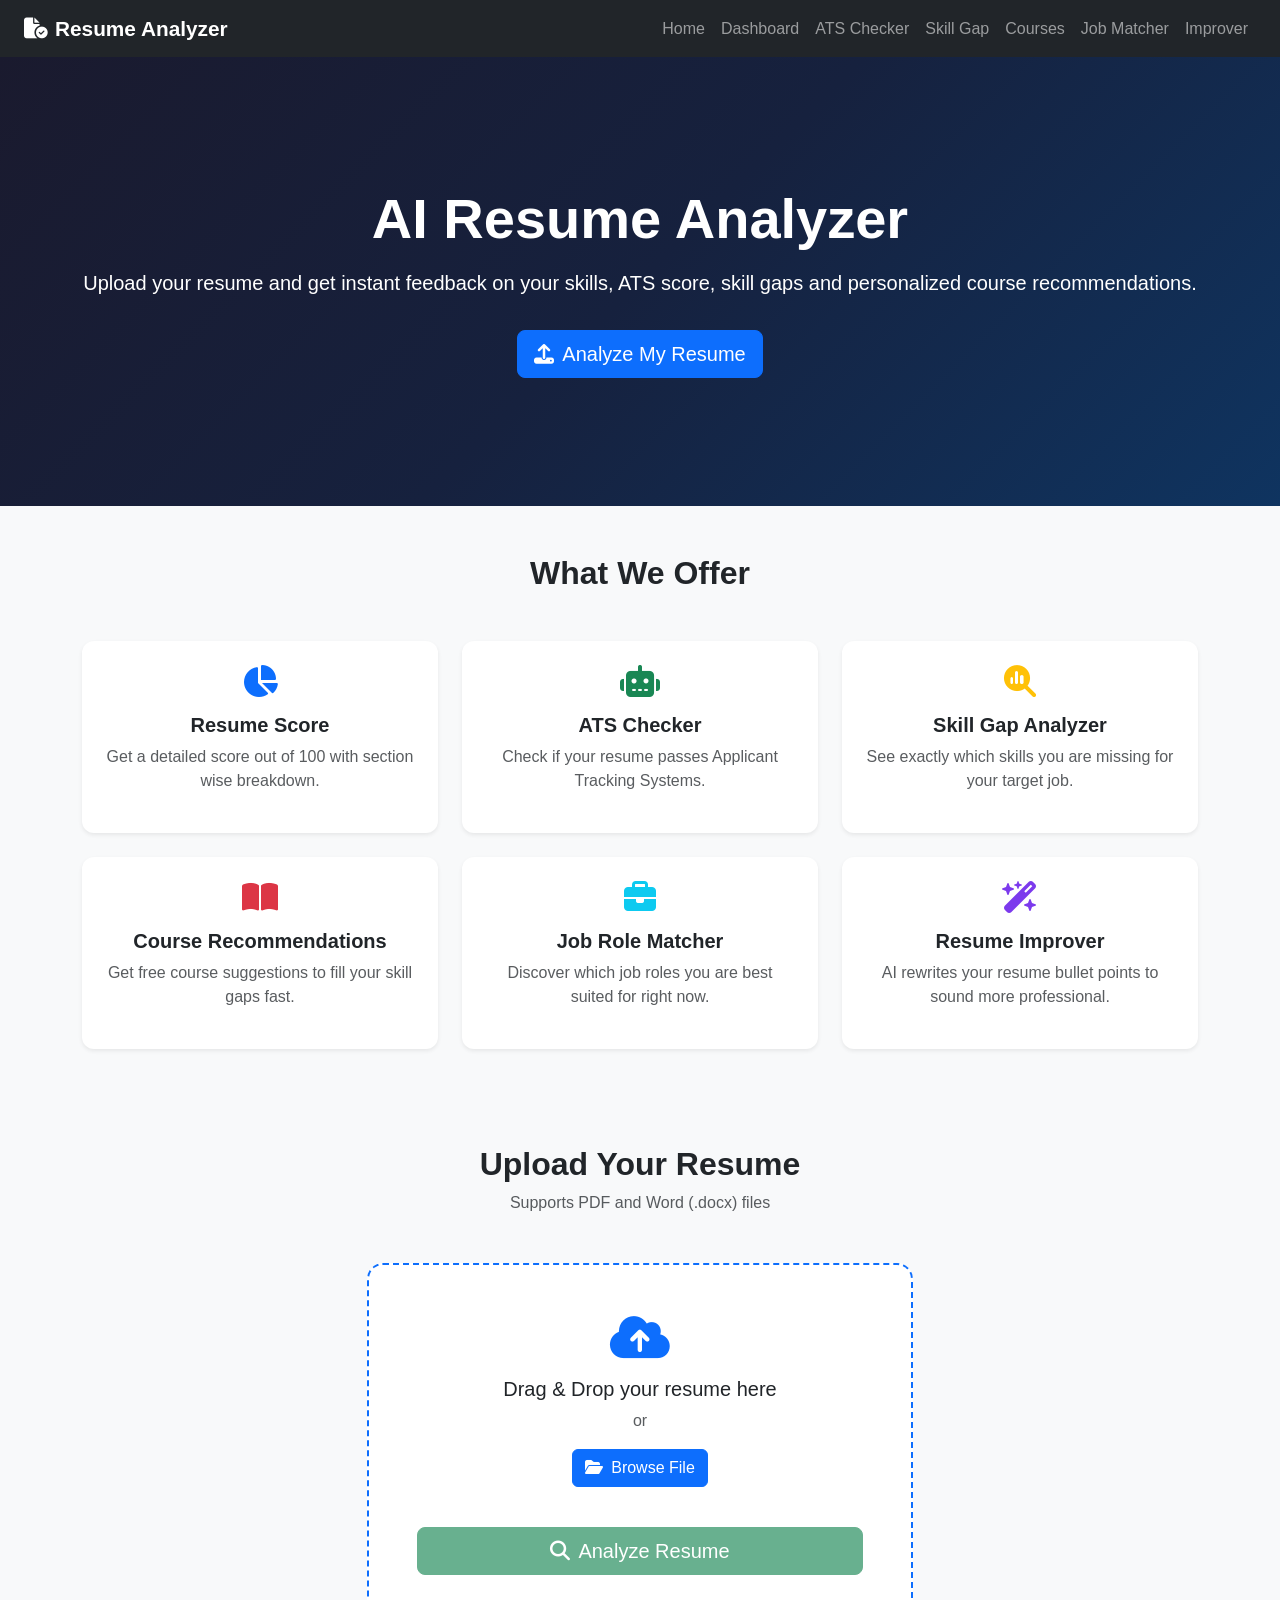
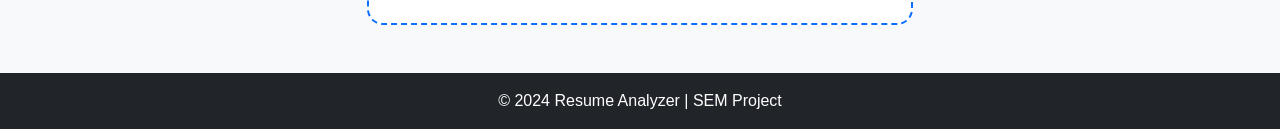
<file: frontend/index.html>
<!DOCTYPE html>
<html lang="en">
<head>
    <meta charset="UTF-8">
    <meta name="viewport" content="width=device-width, initial-scale=1.0">
    <title>Resume Analyzer</title>

    <!-- Bootstrap 5 -->
    <link href="https://cdn.jsdelivr.net/npm/bootstrap@5.3.0/dist/css/bootstrap.min.css" rel="stylesheet">

    <!-- Font Awesome Icons -->
    <link href="https://cdnjs.cloudflare.com/ajax/libs/font-awesome/6.4.0/css/all.min.css" rel="stylesheet">

    <!-- Your Custom CSS -->
    <link rel="stylesheet" href="css/style.css">
</head>

<body>

    <!-- ── NAVBAR ── -->
    <nav class="navbar navbar-expand-lg navbar-dark bg-dark px-4">
        <a class="navbar-brand fw-bold" href="index.html">
            <i class="fa-solid fa-file-circle-check me-2"></i>Resume Analyzer
        </a>
        <div class="collapse navbar-collapse">
            <ul class="navbar-nav ms-auto">
                <li class="nav-item"><a class="nav-link" href="index.html">Home</a></li>
                <li class="nav-item"><a class="nav-link" href="dashboard.html">Dashboard</a></li>
                <li class="nav-item"><a class="nav-link" href="ats.html">ATS Checker</a></li>
                <li class="nav-item"><a class="nav-link" href="skillgap.html">Skill Gap</a></li>
                <li class="nav-item"><a class="nav-link" href="courses.html">Courses</a></li>
                <li class="nav-item"><a class="nav-link" href="matcher.html">Job Matcher</a></li>
                <li class="nav-item"><a class="nav-link" href="improver.html">Improver</a></li>
            </ul>
        </div>
    </nav>

    <!-- ── HERO SECTION ── -->
    <section class="hero-section text-center text-white">
        <div class="container py-5">
            <h1 class="display-4 fw-bold">AI Resume Analyzer</h1>
            <p class="lead mt-3">
                Upload your resume and get instant feedback on your skills,
                ATS score, skill gaps and personalized course recommendations.
            </p>
            <a href="#upload-section" class="btn btn-primary btn-lg mt-3">
                <i class="fa-solid fa-upload me-2"></i>Analyze My Resume
            </a>
        </div>
    </section>

    <!-- ── FEATURES SECTION ── -->
    <section class="py-5 bg-light">
        <div class="container">
            <h2 class="text-center fw-bold mb-5">What We Offer</h2>
            <div class="row g-4">

                <div class="col-md-4">
                    <div class="card h-100 shadow-sm text-center p-4">
                        <i class="fa-solid fa-chart-pie fa-2x text-primary mb-3"></i>
                        <h5 class="fw-bold">Resume Score</h5>
                        <p class="text-muted">Get a detailed score out of 100 with section wise breakdown.</p>
                    </div>
                </div>

                <div class="col-md-4">
                    <div class="card h-100 shadow-sm text-center p-4">
                        <i class="fa-solid fa-robot fa-2x text-success mb-3"></i>
                        <h5 class="fw-bold">ATS Checker</h5>
                        <p class="text-muted">Check if your resume passes Applicant Tracking Systems.</p>
                    </div>
                </div>

                <div class="col-md-4">
                    <div class="card h-100 shadow-sm text-center p-4">
                        <i class="fa-solid fa-magnifying-glass-chart fa-2x text-warning mb-3"></i>
                        <h5 class="fw-bold">Skill Gap Analyzer</h5>
                        <p class="text-muted">See exactly which skills you are missing for your target job.</p>
                    </div>
                </div>

                <div class="col-md-4">
                    <div class="card h-100 shadow-sm text-center p-4">
                        <i class="fa-solid fa-book-open fa-2x text-danger mb-3"></i>
                        <h5 class="fw-bold">Course Recommendations</h5>
                        <p class="text-muted">Get free course suggestions to fill your skill gaps fast.</p>
                    </div>
                </div>

                <div class="col-md-4">
                    <div class="card h-100 shadow-sm text-center p-4">
                        <i class="fa-solid fa-briefcase fa-2x text-info mb-3"></i>
                        <h5 class="fw-bold">Job Role Matcher</h5>
                        <p class="text-muted">Discover which job roles you are best suited for right now.</p>
                    </div>
                </div>

                <div class="col-md-4">
                    <div class="card h-100 shadow-sm text-center p-4">
                        <i class="fa-solid fa-wand-magic-sparkles fa-2x text-purple mb-3"></i>
                        <h5 class="fw-bold">Resume Improver</h5>
                        <p class="text-muted">AI rewrites your resume bullet points to sound more professional.</p>
                    </div>
                </div>

            </div>
        </div>
    </section>

    <!-- ── UPLOAD SECTION ── -->
    <section id="upload-section" class="py-5">
        <div class="container">
            <h2 class="text-center fw-bold mb-2">Upload Your Resume</h2>
            <p class="text-center text-muted mb-5">Supports PDF and Word (.docx) files</p>

            <div class="row justify-content-center">
                <div class="col-md-6">
                    <div class="upload-box text-center p-5" id="drop-zone">

                        <i class="fa-solid fa-cloud-arrow-up fa-3x text-primary mb-3"></i>
                        <h5>Drag & Drop your resume here</h5>
                        <p class="text-muted">or</p>

                        <input type="file" id="resume-input" accept=".pdf,.docx" class="d-none">
                        <button class="btn btn-primary" onclick="document.getElementById('resume-input').click()">
                            <i class="fa-solid fa-folder-open me-2"></i>Browse File
                        </button>

                        <div id="file-name" class="mt-3 text-muted"></div>

                        <button class="btn btn-success btn-lg mt-4 w-100" id="analyze-btn" onclick="uploadResume()" disabled>
                            <i class="fa-solid fa-magnifying-glass me-2"></i>Analyze Resume
                        </button>

                    </div>

                    <!-- Loading Spinner (hidden by default) -->
                    <div id="loading" class="text-center mt-4 d-none">
                        <div class="spinner-border text-primary" role="status"></div>
                        <p class="mt-2 text-muted">Analyzing your resume, please wait...</p>
                    </div>

                    <!-- Error Message (hidden by default) -->
                    <div id="error-msg" class="alert alert-danger mt-3 d-none"></div>

                </div>
            </div>
        </div>
    </section>

    <!-- ── FOOTER ── -->
    <footer class="bg-dark text-white text-center py-3">
        <p class="mb-0">© 2024 Resume Analyzer | SEM Project</p>
    </footer>

    <!-- Bootstrap JS -->
    <script src="https://cdn.jsdelivr.net/npm/bootstrap@5.3.0/dist/js/bootstrap.bundle.min.js"></script>

    <!-- Upload Logic -->
    <script>
    // Show file name when user selects a file
    document.getElementById("resume-input").addEventListener("change", function () {
        const file = this.files[0];
        if (file) {
            document.getElementById("file-name").textContent = "Selected: " + file.name;
            document.getElementById("analyze-btn").disabled = false;
        }
    });

    // Upload resume to Flask backend
    async function uploadResume() {
        const fileInput = document.getElementById("resume-input");
        const file = fileInput.files[0];

        if (!file) {
            showError("Please select a file first.");
            return;
        }

        document.getElementById("loading").classList.remove("d-none");
        document.getElementById("analyze-btn").disabled = true;
        document.getElementById("error-msg").classList.add("d-none");

        const formData = new FormData();
        formData.append("resume", file);

        try {
            const response = await fetch("http://127.0.0.1:5000/upload", {
                method: "POST",
                body: formData
            });

            const result = await response.json();

            if (response.ok) {
            localStorage.setItem("resumeData", JSON.stringify(result.data));
            localStorage.setItem("scoreData", JSON.stringify(result.score));
            window.location.href = "dashboard.html";
            }else{
                showError(result.error || "Something went wrong.");
            }

        } catch (error) {
            showError("Cannot connect to server. Make sure Flask is running.");
            console.log("Error:", error);
        } finally {
            document.getElementById("loading").classList.add("d-none");
            document.getElementById("analyze-btn").disabled = false;
        }
    }

    function showError(message) {
        const errorDiv = document.getElementById("error-msg");
        errorDiv.textContent = message;
        errorDiv.classList.remove("d-none");
    }
    </script>
</body>
</html>
</file>
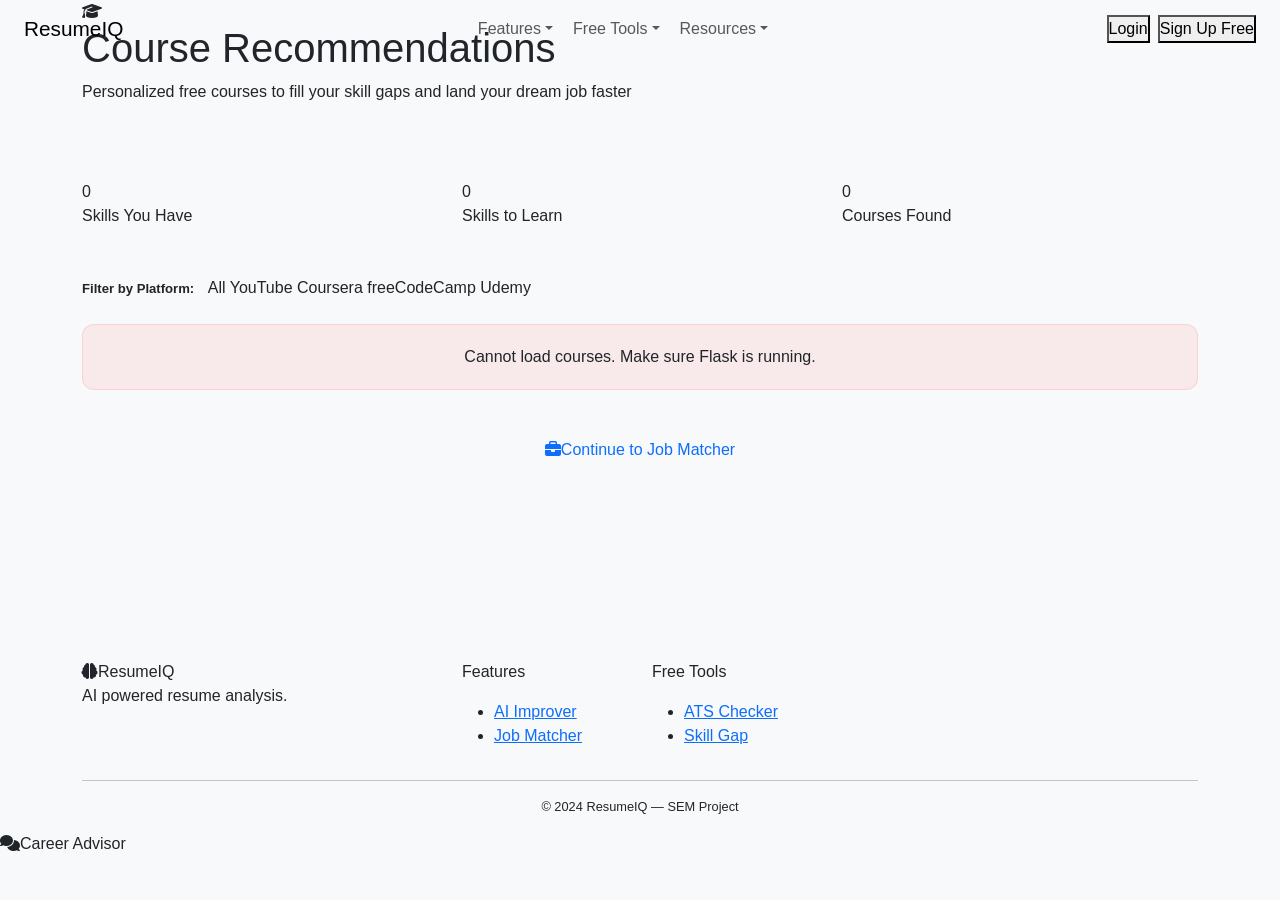
<file: frontend/courses.html>
<!DOCTYPE html>
<html lang="en">
<head>
<meta charset="UTF-8"><meta name="viewport" content="width=device-width, initial-scale=1.0">
<title>Course Recommendations — ResumeIQ</title>
<link href="https://cdn.jsdelivr.net/npm/bootstrap@5.3.0/dist/css/bootstrap.min.css" rel="stylesheet">
<link href="https://cdnjs.cloudflare.com/ajax/libs/font-awesome/6.4.0/css/all.min.css" rel="stylesheet">
<link rel="stylesheet" href="./css/style.css">
</head>
<body>
<nav class="navbar navbar-expand-lg fixed-top" id="mainNav">
  <div class="container-fluid px-4">
    <a class="navbar-brand" href="index.html"><span>Resume</span>IQ</a>
    <button class="navbar-toggler border-0" type="button" data-bs-toggle="collapse" data-bs-target="#navbarNav"><span class="navbar-toggler-icon"></span></button>
    <div class="collapse navbar-collapse" id="navbarNav">
      <ul class="navbar-nav mx-auto gap-1">
        <li class="nav-item dropdown"><a class="nav-link dropdown-toggle" href="#" data-bs-toggle="dropdown">Features</a><ul class="dropdown-menu dropdown-menu-dark-custom"><li><a class="dropdown-item" href="improver.html"><i class="fa-solid fa-wand-magic-sparkles me-2" style="color:var(--warn)"></i>AI Resume Improver<small>Rewrite resume with AI</small></a></li><li><a class="dropdown-item" href="matcher.html"><i class="fa-solid fa-briefcase me-2" style="color:var(--accent2)"></i>Job Role Matcher<small>Find best matching roles</small></a></li><li><a class="dropdown-item" href="chatbot.html"><i class="fa-solid fa-comments me-2" style="color:var(--accent)"></i>Career Chatbot<small>AI career advisor</small></a></li></ul></li>
        <li class="nav-item dropdown"><a class="nav-link dropdown-toggle" href="#" data-bs-toggle="dropdown">Free Tools</a><ul class="dropdown-menu dropdown-menu-dark-custom"><li><a class="dropdown-item" href="ats.html"><i class="fa-solid fa-shield-halved me-2" style="color:var(--primary2)"></i>ATS Resume Checker</a></li><li><a class="dropdown-item" href="skillgap.html"><i class="fa-solid fa-chart-bar me-2" style="color:var(--warn)"></i>Skill Gap Analyzer</a></li><li><a class="dropdown-item" href="courses.html"><i class="fa-solid fa-graduation-cap me-2" style="color:var(--accent)"></i>Course Recommendations</a></li></ul></li>
        <li class="nav-item dropdown"><a class="nav-link dropdown-toggle" href="#" data-bs-toggle="dropdown">Resources</a><ul class="dropdown-menu dropdown-menu-dark-custom"><li><a class="dropdown-item" href="index.html#resume-tips"><i class="fa-solid fa-lightbulb me-2" style="color:var(--warn)"></i>Resume Tips</a></li><li><a class="dropdown-item" href="index.html#interview-questions"><i class="fa-solid fa-circle-question me-2" style="color:var(--accent2)"></i>Interview Questions</a></li></ul></li>
      </ul>
      <div class="d-flex align-items-center gap-2"><button class="btn-nav-login" onclick="showLogin()">Login</button><button class="btn-nav-signup" onclick="showSignup()">Sign Up Free</button></div>
    </div>
  </div>
</nav>

<div class="page-header">
  <div class="container"><div class="page-header-inner">
    <div class="page-icon fi-teal"><i class="fa-solid fa-graduation-cap"></i></div>
    <h1>Course Recommendations</h1>
    <p>Personalized free courses to fill your skill gaps and land your dream job faster</p>
  </div></div>
</div>

<div style="background:var(--bg);padding:60px 0;min-height:60vh;">
  <div class="container">

    <!-- Stats -->
    <div class="row g-4 mb-5" id="summary-cards">
      <div class="col-md-4"><div class="stat-card"><div class="stat-num" style="color:var(--accent)" id="matched-count">0</div><div class="stat-lbl">Skills You Have</div></div></div>
      <div class="col-md-4"><div class="stat-card"><div class="stat-num" style="color:var(--danger)" id="missing-count">0</div><div class="stat-lbl">Skills to Learn</div></div></div>
      <div class="col-md-4"><div class="stat-card"><div class="stat-num" style="color:var(--primary2)" id="courses-count">0</div><div class="stat-lbl">Courses Found</div></div></div>
    </div>

    <!-- Filters -->
    <div class="mb-4">
      <span style="color:var(--text2);font-size:0.82rem;font-weight:600;margin-right:10px">Filter by Platform:</span>
      <span class="filter-btn active" onclick="filterCourses('all',this)">All</span>
      <span class="filter-btn" onclick="filterCourses('YouTube',this)">YouTube</span>
      <span class="filter-btn" onclick="filterCourses('Coursera',this)">Coursera</span>
      <span class="filter-btn" onclick="filterCourses('freeCodeCamp',this)">freeCodeCamp</span>
      <span class="filter-btn" onclick="filterCourses('Udemy',this)">Udemy</span>
    </div>

    <!-- No gap data warning -->
    <div id="no-data-warn" class="d-none mb-4" style="background:rgba(255,209,102,0.08);border:1px solid rgba(255,209,102,0.2);border-radius:12px;padding:14px 18px;color:var(--warn);font-size:0.85rem">
      <i class="fa-solid fa-triangle-exclamation me-2"></i>No skill gap analysis found. Showing all available courses.
      <a href="skillgap.html" style="color:var(--primary2);margin-left:8px">Run Skill Gap Analysis first →</a>
    </div>

    <!-- Course Cards -->
    <div class="row g-4" id="courses-container">
      <div class="col-12 text-center py-5">
        <div class="spinner-border" style="color:var(--primary);width:3rem;height:3rem"></div>
        <p class="mt-3" style="color:var(--text2)">Loading courses...</p>
      </div>
    </div>

    <div class="text-center mt-5">
      <a href="matcher.html" class="btn-primary-custom" style="text-decoration:none">
        <i class="fa-solid fa-briefcase"></i>Continue to Job Matcher
      </a>
    </div>
  </div>
</div>

<footer class="site-footer"><div class="container"><div class="row g-4"><div class="col-md-4"><div class="footer-brand"><i class="fa-solid fa-brain" style="color:var(--primary)"></i><span>Resume</span>IQ</div><p class="footer-desc">AI powered resume analysis.</p></div><div class="col-md-2"><p class="footer-h">Features</p><ul class="footer-ul"><li><a href="improver.html">AI Improver</a></li><li><a href="matcher.html">Job Matcher</a></li></ul></div><div class="col-md-2"><p class="footer-h">Free Tools</p><ul class="footer-ul"><li><a href="ats.html">ATS Checker</a></li><li><a href="skillgap.html">Skill Gap</a></li></ul></div></div><hr class="footer-divider"><p class="text-center" style="color:var(--text3);font-size:0.8rem">© 2024 ResumeIQ — SEM Project</p></div></footer>

<div class="floating-chat" onclick="window.location.href='chatbot.html'"><i class="fa-solid fa-comments"></i><span class="chat-tooltip">Career Advisor</span></div>
<div class="modal fade" id="loginModal" tabindex="-1"><div class="modal-dialog modal-dialog-centered"><div class="modal-content"><div class="modal-header"><h5 class="modal-title">Welcome Back</h5><button type="button" class="btn-close" data-bs-dismiss="modal"></button></div><div class="modal-body p-4"><div class="mb-3"><label class="auth-label">Email</label><input type="email" class="auth-input" placeholder="you@example.com"></div><div class="mb-3"><label class="auth-label">Password</label><input type="password" class="auth-input" placeholder="••••••••"></div><button class="btn-auth">Login</button></div></div></div></div>
<div class="modal fade" id="signupModal" tabindex="-1"><div class="modal-dialog modal-dialog-centered"><div class="modal-content"><div class="modal-header"><h5 class="modal-title">Create Free Account</h5><button type="button" class="btn-close" data-bs-dismiss="modal"></button></div><div class="modal-body p-4"><div class="mb-3"><label class="auth-label">Full Name</label><input type="text" class="auth-input" placeholder="Your Name"></div><div class="mb-3"><label class="auth-label">Email</label><input type="email" class="auth-input" placeholder="you@example.com"></div><div class="mb-3"><label class="auth-label">Password</label><input type="password" class="auth-input" placeholder="••••••••"></div><button class="btn-auth">Create Free Account</button></div></div></div></div>

<script src="https://cdn.jsdelivr.net/npm/bootstrap@5.3.0/dist/js/bootstrap.bundle.min.js"></script>
<script>
window.addEventListener("scroll",()=>{document.getElementById("mainNav").classList.toggle("scrolled",window.scrollY>50);});
function showLogin(){new bootstrap.Modal(document.getElementById("loginModal")).show();}
function showSignup(){new bootstrap.Modal(document.getElementById("signupModal")).show();}
function switchToSignup(){bootstrap.Modal.getInstance(document.getElementById("loginModal")).hide();setTimeout(showSignup,300);}
function switchToLogin(){bootstrap.Modal.getInstance(document.getElementById("signupModal")).hide();setTimeout(showLogin,300);}

const cpMap={"YouTube":"cp-yt","Coursera":"cp-co","freeCodeCamp":"cp-fcc","Udemy":"cp-ud"};
const lvlMap={"Beginner":"🟢","Intermediate":"🟡","Advanced":"🔴"};
let allCourses=[];

async function loadCourses(){
  try{
    const res=await fetch("http://127.0.0.1:5000/courses");
    const data=await res.json();
    const sgd=JSON.parse(localStorage.getItem("skillGapData"));
    let skills=[];
    if(sgd&&sgd.missing_skills&&sgd.missing_skills.length>0){
      skills=sgd.missing_skills;
      document.getElementById("matched-count").textContent=sgd.matched_count||0;
      document.getElementById("missing-count").textContent=sgd.missing_count||0;
    } else {
      skills=Object.keys(data);
      document.getElementById("no-data-warn").classList.remove("d-none");
    }
    allCourses=[];
    skills.forEach(s=>{if(data[s])data[s].forEach(c=>{allCourses.push({...c,skill:s});});});
    document.getElementById("courses-count").textContent=allCourses.length;
    renderCourses(allCourses);
  }catch(e){document.getElementById("courses-container").innerHTML=`<div class="col-12"><div style="background:rgba(255,107,107,0.1);border:1px solid rgba(255,107,107,0.2);border-radius:12px;padding:20px;color:var(--danger);text-align:center">Cannot load courses. Make sure Flask is running.</div></div>`;}
}

function renderCourses(courses){
  const c=document.getElementById("courses-container");
  if(!courses.length){c.innerHTML=`<div class="col-12 text-center py-5" style="color:var(--text2)">No courses found for selected filter.</div>`;return;}
  c.innerHTML="";
  courses.forEach(course=>{
    const platKey=Object.keys(cpMap).find(k=>course.platform.includes(k))||"def";
    const cpClass=cpMap[platKey]||"cp-def";
    const lvl=lvlMap[course.level]||"⚪";
    c.innerHTML+=`
    <div class="col-md-4 course-card-wrap" data-platform="${course.platform}">
      <div class="course-card">
        <div class="d-flex justify-content-between align-items-center">
          <span class="course-platform ${cpClass}">${platKey==="def"?course.platform.split(" - ")[0]:platKey}</span>
          <span class="course-skill-tag">${course.skill}</span>
        </div>
        <h6>${course.title}</h6>
        <p class="course-meta">${lvl} ${course.level} &nbsp;·&nbsp; <i class="fa-solid fa-clock me-1"></i>${course.duration}</p>
        <a href="${course.link}" target="_blank" class="btn-course">
          <i class="fa-solid fa-arrow-up-right-from-square"></i>Start Learning Free
        </a>
      </div>
    </div>`;
  });
}

function filterCourses(platform,el){
  document.querySelectorAll(".filter-btn").forEach(b=>b.classList.remove("active"));
  el.classList.add("active");
  if(platform==="all"){renderCourses(allCourses);return;}
  renderCourses(allCourses.filter(c=>c.platform.toLowerCase().includes(platform.toLowerCase())));
}

loadCourses();
</script>
</body>
</html>
</file>
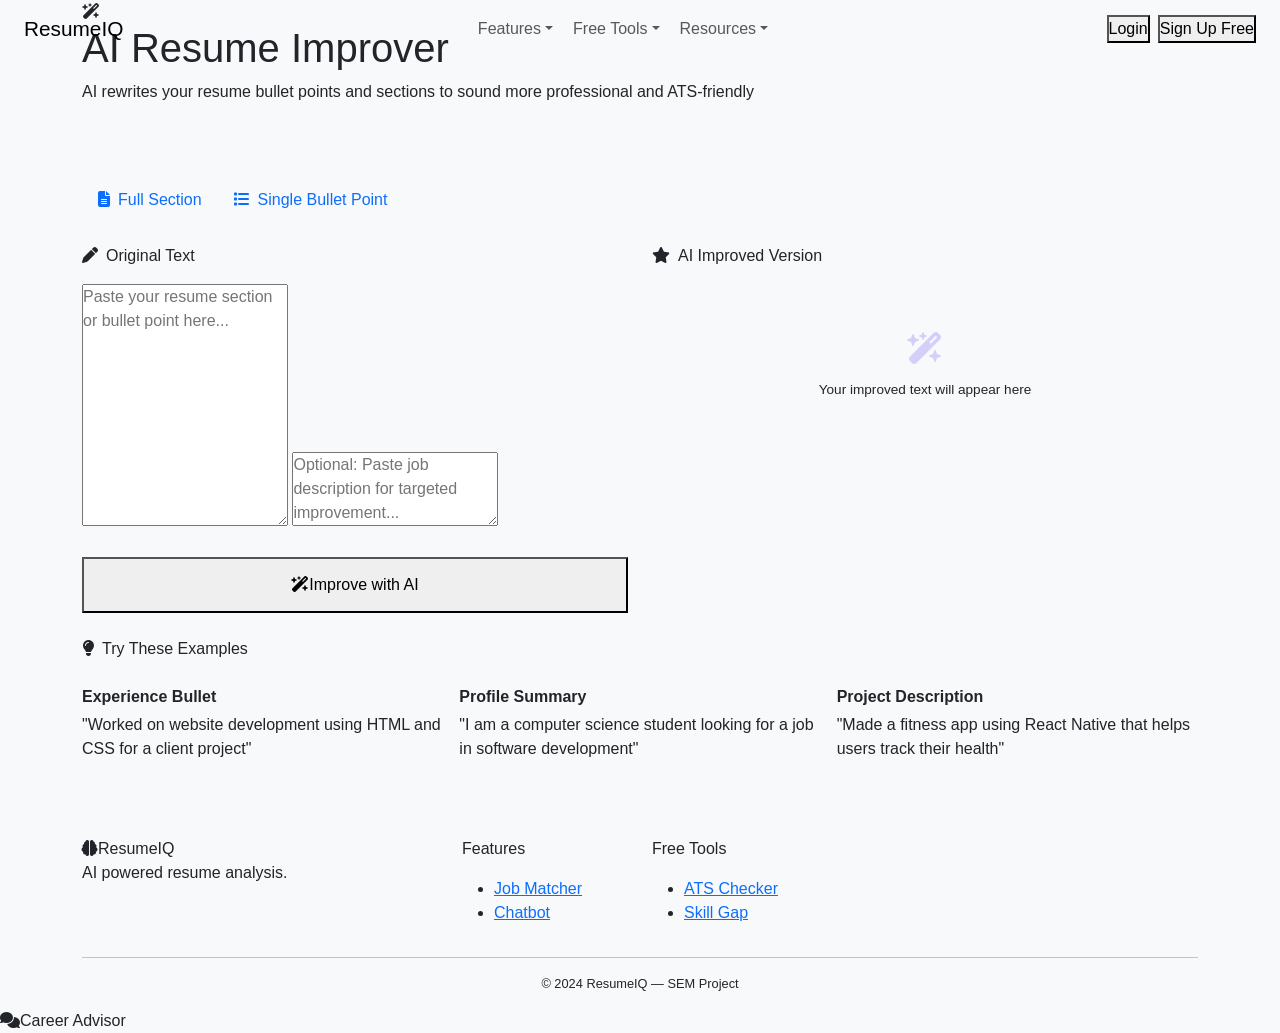
<file: frontend/improver.html>
<!DOCTYPE html>
<html lang="en">
<head>
<meta charset="UTF-8"><meta name="viewport" content="width=device-width, initial-scale=1.0">
<title>AI Resume Improver — ResumeIQ</title>
<link href="https://cdn.jsdelivr.net/npm/bootstrap@5.3.0/dist/css/bootstrap.min.css" rel="stylesheet">
<link href="https://cdnjs.cloudflare.com/ajax/libs/font-awesome/6.4.0/css/all.min.css" rel="stylesheet">
<link rel="stylesheet" href="./css/style.css">
</head>
<body>
<nav class="navbar navbar-expand-lg fixed-top" id="mainNav">
  <div class="container-fluid px-4">
    <a class="navbar-brand" href="index.html"><span>Resume</span>IQ</a>
    <button class="navbar-toggler border-0" type="button" data-bs-toggle="collapse" data-bs-target="#navbarNav"><span class="navbar-toggler-icon"></span></button>
    <div class="collapse navbar-collapse" id="navbarNav">
      <ul class="navbar-nav mx-auto gap-1">
        <li class="nav-item dropdown"><a class="nav-link dropdown-toggle" href="#" data-bs-toggle="dropdown">Features</a><ul class="dropdown-menu dropdown-menu-dark-custom"><li><a class="dropdown-item" href="improver.html"><i class="fa-solid fa-wand-magic-sparkles me-2" style="color:var(--warn)"></i>AI Resume Improver<small>Rewrite resume with AI</small></a></li><li><a class="dropdown-item" href="matcher.html"><i class="fa-solid fa-briefcase me-2" style="color:var(--accent2)"></i>Job Role Matcher<small>Find best matching roles</small></a></li><li><a class="dropdown-item" href="chatbot.html"><i class="fa-solid fa-comments me-2" style="color:var(--accent)"></i>Career Chatbot<small>AI career advisor</small></a></li></ul></li>
        <li class="nav-item dropdown"><a class="nav-link dropdown-toggle" href="#" data-bs-toggle="dropdown">Free Tools</a><ul class="dropdown-menu dropdown-menu-dark-custom"><li><a class="dropdown-item" href="ats.html"><i class="fa-solid fa-shield-halved me-2" style="color:var(--primary2)"></i>ATS Resume Checker</a></li><li><a class="dropdown-item" href="skillgap.html"><i class="fa-solid fa-chart-bar me-2" style="color:var(--warn)"></i>Skill Gap Analyzer</a></li><li><a class="dropdown-item" href="courses.html"><i class="fa-solid fa-graduation-cap me-2" style="color:var(--accent)"></i>Course Recommendations</a></li></ul></li>
        <li class="nav-item dropdown"><a class="nav-link dropdown-toggle" href="#" data-bs-toggle="dropdown">Resources</a><ul class="dropdown-menu dropdown-menu-dark-custom"><li><a class="dropdown-item" href="index.html#resume-tips"><i class="fa-solid fa-lightbulb me-2" style="color:var(--warn)"></i>Resume Tips</a></li><li><a class="dropdown-item" href="index.html#interview-questions"><i class="fa-solid fa-circle-question me-2" style="color:var(--accent2)"></i>Interview Questions</a></li></ul></li>
      </ul>
      <div class="d-flex align-items-center gap-2"><button class="btn-nav-login" onclick="showLogin()">Login</button><button class="btn-nav-signup" onclick="showSignup()">Sign Up Free</button></div>
    </div>
  </div>
</nav>

<div class="page-header">
  <div class="container"><div class="page-header-inner">
    <div class="page-icon fi-yellow"><i class="fa-solid fa-wand-magic-sparkles"></i></div>
    <h1>AI Resume Improver</h1>
    <p>AI rewrites your resume bullet points and sections to sound more professional and ATS-friendly</p>
  </div></div>
</div>

<div style="background:var(--bg);padding:60px 0;min-height:60vh;">
  <div class="container">

    <!-- Tabs -->
    <ul class="nav dark-tabs mb-0" id="modeTabs">
      <li class="nav-item"><button class="nav-link active" id="tab-full" onclick="switchMode('full')"><i class="fa-solid fa-file-lines me-2"></i>Full Section</button></li>
      <li class="nav-item"><button class="nav-link" id="tab-bullet" onclick="switchMode('bullet')"><i class="fa-solid fa-list me-2"></i>Single Bullet Point</button></li>
    </ul>

    <div class="row g-4 mt-0">
      <!-- Input -->
      <div class="col-md-6">
        <div class="improver-box">
          <p class="card-title-sm mb-3"><i class="fa-solid fa-pen me-2" style="color:var(--danger)"></i>Original Text</p>
          <textarea class="dark-textarea" id="original-text" rows="10" placeholder="Paste your resume section or bullet point here..."></textarea>
          <textarea class="dark-textarea mt-3" id="jd-context" rows="3" placeholder="Optional: Paste job description for targeted improvement..."></textarea>
          <button class="btn-primary-custom w-100 mt-4" style="justify-content:center;padding:14px" onclick="improveText()" id="improve-btn">
            <i class="fa-solid fa-wand-magic-sparkles"></i>Improve with AI
          </button>
        </div>
      </div>

      <!-- Output -->
      <div class="col-md-6">
        <div class="improver-box">
          <p class="card-title-sm mb-3"><i class="fa-solid fa-star me-2" style="color:var(--accent)"></i>AI Improved Version</p>

          <div id="improve-loading" class="text-center py-4 d-none">
            <div class="spinner-border" style="color:var(--primary)"></div>
            <p class="mt-2" style="color:var(--text2);font-size:0.85rem">AI is improving your resume...</p>
          </div>

          <div id="empty-state" class="text-center py-5">
            <i class="fa-solid fa-wand-magic-sparkles fa-2x mb-3" style="color:rgba(124,111,247,0.3)"></i>
            <p style="color:var(--text3);font-size:0.85rem">Your improved text will appear here</p>
          </div>

          <div id="improved-result" class="d-none">
            <div class="improved-output" id="improved-text"></div>
            <div class="d-flex gap-2 mt-3">
              <button class="btn-primary-custom flex-grow-1" style="justify-content:center" onclick="copyText()"><i class="fa-solid fa-copy"></i>Copy Text</button>
              <button class="btn-secondary-custom" onclick="resetImprover()" title="Reset"><i class="fa-solid fa-rotate-left"></i></button>
            </div>
          </div>
        </div>
      </div>
    </div>

    <!-- Examples -->
    <div class="glass-card mt-4">
      <p class="card-title-sm mb-4"><i class="fa-solid fa-lightbulb me-2" style="color:var(--warn)"></i>Try These Examples</p>
      <div class="row g-3">
        <div class="col-md-4"><div class="example-tile" onclick="loadEx('exp')"><strong>Experience Bullet</strong><p class="mt-1">"Worked on website development using HTML and CSS for a client project"</p></div></div>
        <div class="col-md-4"><div class="example-tile" onclick="loadEx('summary')"><strong>Profile Summary</strong><p class="mt-1">"I am a computer science student looking for a job in software development"</p></div></div>
        <div class="col-md-4"><div class="example-tile" onclick="loadEx('project')"><strong>Project Description</strong><p class="mt-1">"Made a fitness app using React Native that helps users track their health"</p></div></div>
      </div>
    </div>
  </div>
</div>

<footer class="site-footer"><div class="container"><div class="row g-4"><div class="col-md-4"><div class="footer-brand"><i class="fa-solid fa-brain" style="color:var(--primary)"></i><span>Resume</span>IQ</div><p class="footer-desc">AI powered resume analysis.</p></div><div class="col-md-2"><p class="footer-h">Features</p><ul class="footer-ul"><li><a href="matcher.html">Job Matcher</a></li><li><a href="chatbot.html">Chatbot</a></li></ul></div><div class="col-md-2"><p class="footer-h">Free Tools</p><ul class="footer-ul"><li><a href="ats.html">ATS Checker</a></li><li><a href="skillgap.html">Skill Gap</a></li></ul></div></div><hr class="footer-divider"><p class="text-center" style="color:var(--text3);font-size:0.8rem">© 2024 ResumeIQ — SEM Project</p></div></footer>

<div class="floating-chat" onclick="window.location.href='chatbot.html'"><i class="fa-solid fa-comments"></i><span class="chat-tooltip">Career Advisor</span></div>
<div class="modal fade" id="loginModal" tabindex="-1"><div class="modal-dialog modal-dialog-centered"><div class="modal-content"><div class="modal-header"><h5 class="modal-title">Welcome Back</h5><button type="button" class="btn-close" data-bs-dismiss="modal"></button></div><div class="modal-body p-4"><div class="mb-3"><label class="auth-label">Email</label><input type="email" class="auth-input" placeholder="you@example.com"></div><div class="mb-3"><label class="auth-label">Password</label><input type="password" class="auth-input" placeholder="••••••••"></div><button class="btn-auth">Login</button></div></div></div></div>
<div class="modal fade" id="signupModal" tabindex="-1"><div class="modal-dialog modal-dialog-centered"><div class="modal-content"><div class="modal-header"><h5 class="modal-title">Create Free Account</h5><button type="button" class="btn-close" data-bs-dismiss="modal"></button></div><div class="modal-body p-4"><div class="mb-3"><label class="auth-label">Full Name</label><input type="text" class="auth-input" placeholder="Your Name"></div><div class="mb-3"><label class="auth-label">Email</label><input type="email" class="auth-input" placeholder="you@example.com"></div><div class="mb-3"><label class="auth-label">Password</label><input type="password" class="auth-input" placeholder="••••••••"></div><button class="btn-auth">Create Free Account</button></div></div></div></div>

<script src="https://cdn.jsdelivr.net/npm/bootstrap@5.3.0/dist/js/bootstrap.bundle.min.js"></script>
<script>
window.addEventListener("scroll",()=>{document.getElementById("mainNav").classList.toggle("scrolled",window.scrollY>50);});
function showLogin(){new bootstrap.Modal(document.getElementById("loginModal")).show();}
function showSignup(){new bootstrap.Modal(document.getElementById("signupModal")).show();}
function switchToSignup(){bootstrap.Modal.getInstance(document.getElementById("loginModal")).hide();setTimeout(showSignup,300);}
function switchToLogin(){bootstrap.Modal.getInstance(document.getElementById("signupModal")).hide();setTimeout(showLogin,300);}

let mode="full";
const exs={exp:"Worked on website development using HTML and CSS for a client project",summary:"I am a computer science student looking for a job in software development",project:"Made a fitness app using React Native that helps users track their health"};

function switchMode(m){
  mode=m;
  document.getElementById("tab-full").classList.toggle("active",m==="full");
  document.getElementById("tab-bullet").classList.toggle("active",m==="bullet");
  document.getElementById("original-text").placeholder=m==="full"?"Paste your resume section here...":"Paste a single bullet point here...";
}

function loadEx(t){document.getElementById("original-text").value=exs[t];}

async function improveText(){
  const text=document.getElementById("original-text").value.trim();
  const jd=document.getElementById("jd-context").value.trim();
  if(!text){alert("Please paste some text to improve.");return;}
  document.getElementById("improve-loading").classList.remove("d-none");
  document.getElementById("empty-state").classList.add("d-none");
  document.getElementById("improved-result").classList.add("d-none");
  document.getElementById("improve-btn").disabled=true;
  try{
    const ep=mode==="bullet"?"/improve-bullet":"/improve";
    const res=await fetch("http://127.0.0.1:5000"+ep,{method:"POST",headers:{"Content-Type":"application/json"},body:JSON.stringify({text,bullet:text,job_description:jd})});
    const r=await res.json();
    const improved=r.improved_text||r.improved_bullet;
    document.getElementById("improved-text").textContent=improved;
    document.getElementById("improved-result").classList.remove("d-none");
  }catch(e){alert("Cannot connect to server. Make sure Flask is running.");}
  finally{document.getElementById("improve-loading").classList.add("d-none");document.getElementById("improve-btn").disabled=false;}
}

function copyText(){
  navigator.clipboard.writeText(document.getElementById("improved-text").textContent).then(()=>{
    const btn=event.target.closest("button");
    btn.innerHTML='<i class="fa-solid fa-check"></i>Copied!';
    setTimeout(()=>{btn.innerHTML='<i class="fa-solid fa-copy"></i>Copy Text';},2000);
  });
}

function resetImprover(){
  document.getElementById("original-text").value="";
  document.getElementById("improved-result").classList.add("d-none");
  document.getElementById("empty-state").classList.remove("d-none");
}
</script>
</body>
</html>
</file>
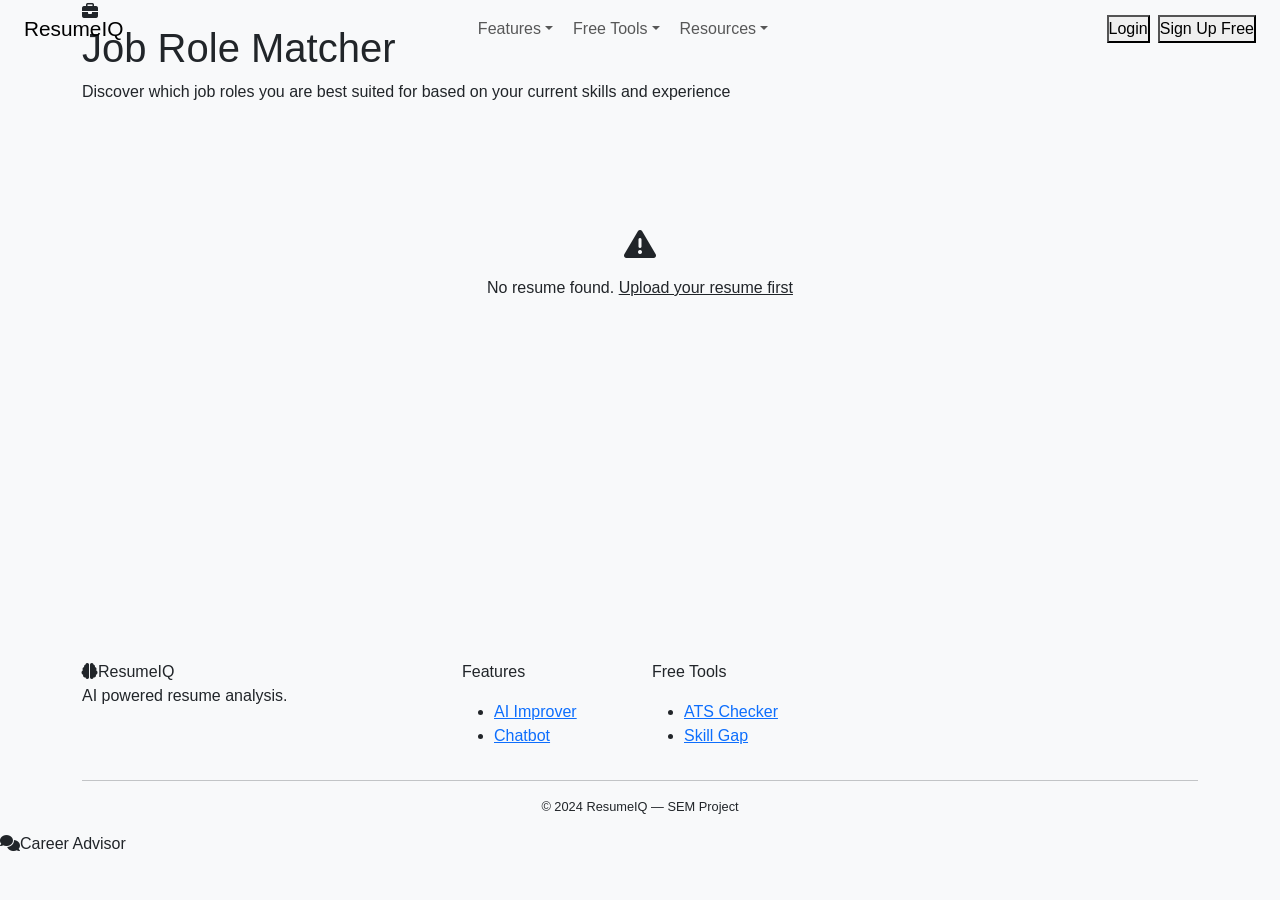
<file: frontend/matcher.html>
<!DOCTYPE html>
<html lang="en">
<head>
<meta charset="UTF-8"><meta name="viewport" content="width=device-width, initial-scale=1.0">
<title>Job Role Matcher — ResumeIQ</title>
<link href="https://cdn.jsdelivr.net/npm/bootstrap@5.3.0/dist/css/bootstrap.min.css" rel="stylesheet">
<link href="https://cdnjs.cloudflare.com/ajax/libs/font-awesome/6.4.0/css/all.min.css" rel="stylesheet">
<link rel="stylesheet" href="./css/style.css">
</head>
<body>
<nav class="navbar navbar-expand-lg fixed-top" id="mainNav">
  <div class="container-fluid px-4">
    <a class="navbar-brand" href="index.html"><span>Resume</span>IQ</a>
    <button class="navbar-toggler border-0" type="button" data-bs-toggle="collapse" data-bs-target="#navbarNav"><span class="navbar-toggler-icon"></span></button>
    <div class="collapse navbar-collapse" id="navbarNav">
      <ul class="navbar-nav mx-auto gap-1">
        <li class="nav-item dropdown"><a class="nav-link dropdown-toggle" href="#" data-bs-toggle="dropdown">Features</a><ul class="dropdown-menu dropdown-menu-dark-custom"><li><a class="dropdown-item" href="improver.html"><i class="fa-solid fa-wand-magic-sparkles me-2" style="color:var(--warn)"></i>AI Resume Improver<small>Rewrite resume with AI</small></a></li><li><a class="dropdown-item" href="matcher.html"><i class="fa-solid fa-briefcase me-2" style="color:var(--accent2)"></i>Job Role Matcher<small>Find best matching roles</small></a></li><li><a class="dropdown-item" href="chatbot.html"><i class="fa-solid fa-comments me-2" style="color:var(--accent)"></i>Career Chatbot<small>AI career advisor</small></a></li></ul></li>
        <li class="nav-item dropdown"><a class="nav-link dropdown-toggle" href="#" data-bs-toggle="dropdown">Free Tools</a><ul class="dropdown-menu dropdown-menu-dark-custom"><li><a class="dropdown-item" href="ats.html"><i class="fa-solid fa-shield-halved me-2" style="color:var(--primary2)"></i>ATS Resume Checker</a></li><li><a class="dropdown-item" href="skillgap.html"><i class="fa-solid fa-chart-bar me-2" style="color:var(--warn)"></i>Skill Gap Analyzer</a></li><li><a class="dropdown-item" href="courses.html"><i class="fa-solid fa-graduation-cap me-2" style="color:var(--accent)"></i>Course Recommendations</a></li></ul></li>
        <li class="nav-item dropdown"><a class="nav-link dropdown-toggle" href="#" data-bs-toggle="dropdown">Resources</a><ul class="dropdown-menu dropdown-menu-dark-custom"><li><a class="dropdown-item" href="index.html#resume-tips"><i class="fa-solid fa-lightbulb me-2" style="color:var(--warn)"></i>Resume Tips</a></li><li><a class="dropdown-item" href="index.html#interview-questions"><i class="fa-solid fa-circle-question me-2" style="color:var(--accent2)"></i>Interview Questions</a></li></ul></li>
      </ul>
      <div class="d-flex align-items-center gap-2"><button class="btn-nav-login" onclick="showLogin()">Login</button><button class="btn-nav-signup" onclick="showSignup()">Sign Up Free</button></div>
    </div>
  </div>
</nav>

<div class="page-header">
  <div class="container"><div class="page-header-inner">
    <div class="page-icon fi-blue"><i class="fa-solid fa-briefcase"></i></div>
    <h1>Job Role Matcher</h1>
    <p>Discover which job roles you are best suited for based on your current skills and experience</p>
  </div></div>
</div>

<div style="background:var(--bg);padding:60px 0;min-height:60vh;">
  <div class="container">

    <div id="loading" class="text-center py-5">
      <div class="spinner-border" style="color:var(--primary);width:3rem;height:3rem"></div>
      <p class="mt-3" style="color:var(--text2)">Matching your skills to job roles...</p>
    </div>

    <div id="no-resume" class="d-none text-center py-5" style="color:var(--danger)">
      <i class="fa-solid fa-triangle-exclamation fa-2x mb-3"></i>
      <p>No resume found. <a href="index.html" style="color:var(--primary2)">Upload your resume first</a></p>
    </div>

    <div id="results-section" class="d-none">

      <!-- Best match banner -->
      <div id="best-banner" class="mb-5 p-4" style="background:rgba(6,214,160,0.08);border:1px solid rgba(6,214,160,0.2);border-radius:var(--radius)">
        <div class="d-flex align-items-center gap-3">
          <div style="width:48px;height:48px;border-radius:12px;background:rgba(6,214,160,0.15);display:flex;align-items:center;justify-content:center;font-size:1.4rem">🏆</div>
          <div>
            <p style="color:var(--text2);font-size:0.78rem;font-weight:600;text-transform:uppercase;letter-spacing:0.5px;margin-bottom:3px">Best Match</p>
            <p style="color:white;font-weight:700;font-size:1.1rem;margin:0"><span id="best-role">—</span> — <span id="best-pct">0</span>% match with your current skills</p>
          </div>
        </div>
      </div>

      <!-- Match Bars Chart -->
      <div class="glass-card mb-5">
        <p class="card-title-sm mb-4"><i class="fa-solid fa-chart-bar me-2" style="color:var(--primary2)"></i>Top 5 Job Role Matches</p>
        <div id="match-bars"></div>
      </div>

      <!-- Role Cards -->
      <h5 style="color:white;font-weight:700;margin-bottom:20px">Detailed Breakdown</h5>
      <div class="row g-4" id="role-cards"></div>

    </div>
  </div>
</div>

<footer class="site-footer"><div class="container"><div class="row g-4"><div class="col-md-4"><div class="footer-brand"><i class="fa-solid fa-brain" style="color:var(--primary)"></i><span>Resume</span>IQ</div><p class="footer-desc">AI powered resume analysis.</p></div><div class="col-md-2"><p class="footer-h">Features</p><ul class="footer-ul"><li><a href="improver.html">AI Improver</a></li><li><a href="chatbot.html">Chatbot</a></li></ul></div><div class="col-md-2"><p class="footer-h">Free Tools</p><ul class="footer-ul"><li><a href="ats.html">ATS Checker</a></li><li><a href="skillgap.html">Skill Gap</a></li></ul></div></div><hr class="footer-divider"><p class="text-center" style="color:var(--text3);font-size:0.8rem">© 2024 ResumeIQ — SEM Project</p></div></footer>

<div class="floating-chat" onclick="window.location.href='chatbot.html'"><i class="fa-solid fa-comments"></i><span class="chat-tooltip">Career Advisor</span></div>
<div class="modal fade" id="loginModal" tabindex="-1"><div class="modal-dialog modal-dialog-centered"><div class="modal-content"><div class="modal-header"><h5 class="modal-title">Welcome Back</h5><button type="button" class="btn-close" data-bs-dismiss="modal"></button></div><div class="modal-body p-4"><div class="mb-3"><label class="auth-label">Email</label><input type="email" class="auth-input" placeholder="you@example.com"></div><div class="mb-3"><label class="auth-label">Password</label><input type="password" class="auth-input" placeholder="••••••••"></div><button class="btn-auth">Login</button></div></div></div></div>
<div class="modal fade" id="signupModal" tabindex="-1"><div class="modal-dialog modal-dialog-centered"><div class="modal-content"><div class="modal-header"><h5 class="modal-title">Create Free Account</h5><button type="button" class="btn-close" data-bs-dismiss="modal"></button></div><div class="modal-body p-4"><div class="mb-3"><label class="auth-label">Full Name</label><input type="text" class="auth-input" placeholder="Your Name"></div><div class="mb-3"><label class="auth-label">Email</label><input type="email" class="auth-input" placeholder="you@example.com"></div><div class="mb-3"><label class="auth-label">Password</label><input type="password" class="auth-input" placeholder="••••••••"></div><button class="btn-auth">Create Free Account</button></div></div></div></div>

<script src="https://cdn.jsdelivr.net/npm/bootstrap@5.3.0/dist/js/bootstrap.bundle.min.js"></script>
<script>
window.addEventListener("scroll",()=>{document.getElementById("mainNav").classList.toggle("scrolled",window.scrollY>50);});
function showLogin(){new bootstrap.Modal(document.getElementById("loginModal")).show();}
function showSignup(){new bootstrap.Modal(document.getElementById("signupModal")).show();}
function switchToSignup(){bootstrap.Modal.getInstance(document.getElementById("loginModal")).hide();setTimeout(showSignup,300);}
function switchToLogin(){bootstrap.Modal.getInstance(document.getElementById("signupModal")).hide();setTimeout(showLogin,300);}

const colors=["var(--primary2)","var(--accent)","var(--warn)","var(--danger)","var(--accent2)"];
const resumeData=JSON.parse(localStorage.getItem("resumeData"));

if(!resumeData||resumeData.error||!resumeData.skills){
  document.getElementById("loading").classList.add("d-none");
  document.getElementById("no-resume").classList.remove("d-none");
} else { matchRoles(); }

async function matchRoles(){
  try{
    const res=await fetch("http://127.0.0.1:5000/match",{method:"POST",headers:{"Content-Type":"application/json"},body:JSON.stringify({resume_skills:resumeData.skills||[]})});
    const r=await res.json();
    localStorage.setItem("matchData",JSON.stringify(r));
    showResults(r);
  }catch(e){
    document.getElementById("loading").innerHTML=`<div style="color:var(--danger)">Cannot connect to server. Make sure Flask is running.</div>`;
  }
}

function showResults(r){
  document.getElementById("loading").classList.add("d-none");
  document.getElementById("results-section").classList.remove("d-none");
  document.getElementById("best-role").textContent=r.best_role;
  document.getElementById("best-pct").textContent=r.best_percent;

  // Match bars
  const mb=document.getElementById("match-bars");mb.innerHTML="";
  r.top_matches.forEach((role,i)=>{
    mb.innerHTML+=`
    <div class="match-bar-row">
      <div class="match-bar-label">${role.role}</div>
      <div class="match-bar-track"><div class="match-bar-fill" style="background:${colors[i]};width:0%" data-w="${role.match_percent}%"></div></div>
      <div class="match-bar-pct">${role.match_percent}%</div>
    </div>`;
  });
  setTimeout(()=>{document.querySelectorAll(".match-bar-fill").forEach(el=>el.style.width=el.dataset.w);},300);

  // Role cards
  const rc=document.getElementById("role-cards");rc.innerHTML="";
  r.top_matches.forEach((role,i)=>{
    const color=colors[i];
    const matchColor=role.match_percent>=70?"var(--accent)":role.match_percent>=40?"var(--warn)":"var(--danger)";
    rc.innerHTML+=`
    <div class="col-md-6">
      <div class="role-card">
        <div class="d-flex align-items-center gap-3 mb-3">
          <div class="role-card-icon" style="background:rgba(124,111,247,0.12)">
            <i class="fa-solid ${role.icon}" style="color:${color}"></i>
          </div>
          <div>
            <h6>${role.role}</h6>
            <p>${role.description}</p>
          </div>
        </div>
        <div class="d-flex justify-content-between mb-1" style="font-size:0.78rem;color:var(--text2)">
          <span>Match Score</span><span style="color:white;font-weight:600">${role.match_percent}%</span>
        </div>
        <div class="match-track"><div class="match-fill" style="background:${matchColor};width:0%" data-w="${role.match_percent}%"></div></div>
        <div class="row g-2 mt-3">
          <div class="col-6">
            <p style="color:var(--text3);font-size:0.72rem;font-weight:600;text-transform:uppercase;margin-bottom:6px">You Have (${role.matched_skills.length})</p>
            <div>${role.matched_skills.map(s=>`<span class="kw-match">${s}</span>`).join("")||'<span style="color:var(--text3);font-size:0.78rem">None</span>'}</div>
          </div>
          <div class="col-6">
            <p style="color:var(--text3);font-size:0.72rem;font-weight:600;text-transform:uppercase;margin-bottom:6px">You Need (${role.missing_skills.length})</p>
            <div>${role.missing_skills.slice(0,4).map(s=>`<span class="kw-miss">${s}</span>`).join("")||'<span style="color:var(--accent);font-size:0.78rem">All good!</span>'}</div>
          </div>
        </div>
      </div>
    </div>`;
  });
  setTimeout(()=>{document.querySelectorAll(".match-fill").forEach(el=>el.style.width=el.dataset.w);},400);
}
</script>
</body>
</html>
</file>
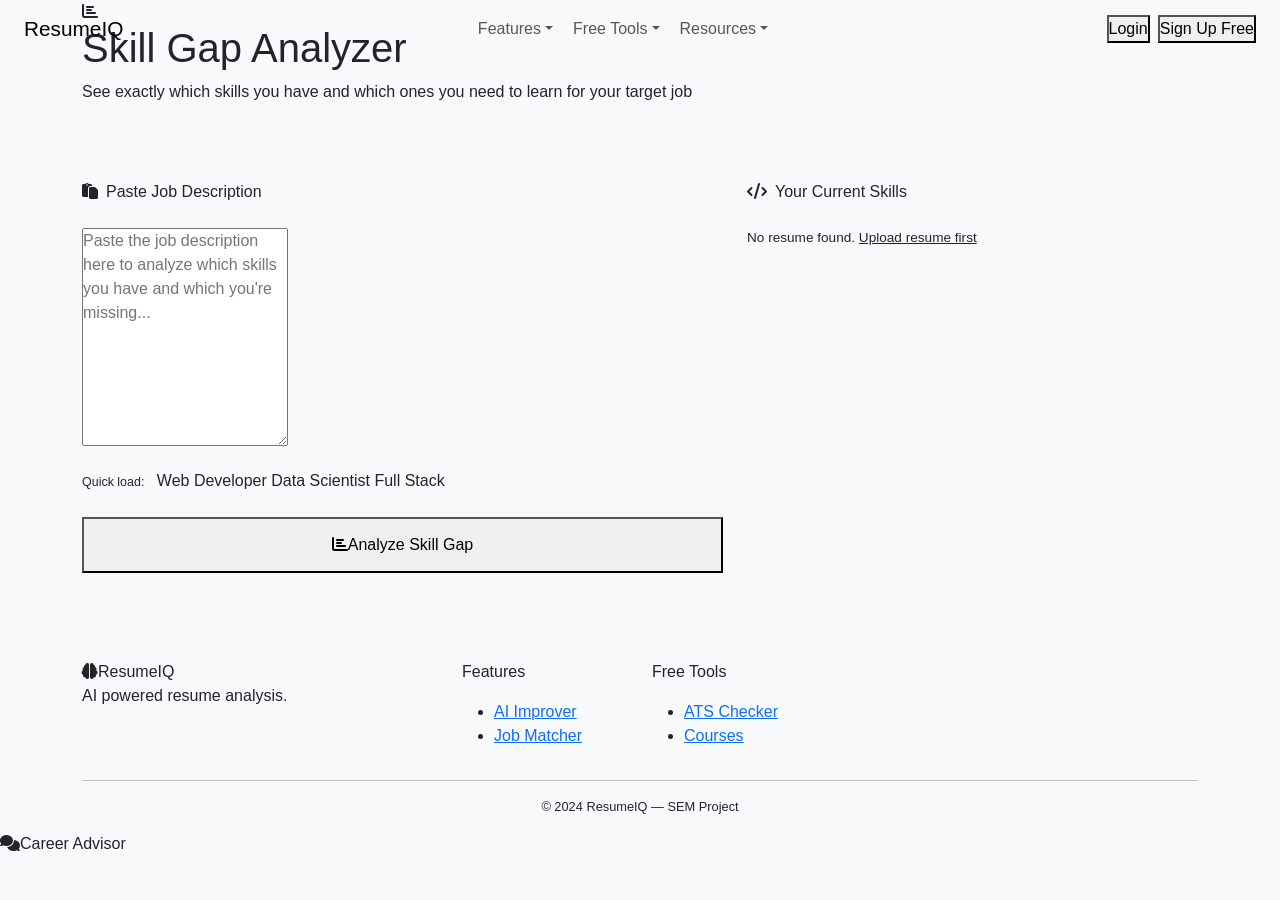
<file: frontend/skillgap.html>
<!DOCTYPE html>
<html lang="en">
<head>
<meta charset="UTF-8"><meta name="viewport" content="width=device-width, initial-scale=1.0">
<title>Skill Gap Analyzer — ResumeIQ</title>
<link href="https://cdn.jsdelivr.net/npm/bootstrap@5.3.0/dist/css/bootstrap.min.css" rel="stylesheet">
<link href="https://cdnjs.cloudflare.com/ajax/libs/font-awesome/6.4.0/css/all.min.css" rel="stylesheet">
<link rel="stylesheet" href="./css/style.css">
</head>
<body>
<nav class="navbar navbar-expand-lg fixed-top" id="mainNav">
  <div class="container-fluid px-4">
    <a class="navbar-brand" href="index.html"><span>Resume</span>IQ</a>
    <button class="navbar-toggler border-0" type="button" data-bs-toggle="collapse" data-bs-target="#navbarNav"><span class="navbar-toggler-icon"></span></button>
    <div class="collapse navbar-collapse" id="navbarNav">
      <ul class="navbar-nav mx-auto gap-1">
        <li class="nav-item dropdown"><a class="nav-link dropdown-toggle" href="#" data-bs-toggle="dropdown">Features</a><ul class="dropdown-menu dropdown-menu-dark-custom"><li><a class="dropdown-item" href="improver.html"><i class="fa-solid fa-wand-magic-sparkles me-2" style="color:var(--warn)"></i>AI Resume Improver<small>Rewrite resume with AI</small></a></li><li><a class="dropdown-item" href="matcher.html"><i class="fa-solid fa-briefcase me-2" style="color:var(--accent2)"></i>Job Role Matcher<small>Find best matching roles</small></a></li><li><a class="dropdown-item" href="chatbot.html"><i class="fa-solid fa-comments me-2" style="color:var(--accent)"></i>Career Chatbot<small>AI career advisor</small></a></li></ul></li>
        <li class="nav-item dropdown"><a class="nav-link dropdown-toggle" href="#" data-bs-toggle="dropdown">Free Tools</a><ul class="dropdown-menu dropdown-menu-dark-custom"><li><a class="dropdown-item" href="ats.html"><i class="fa-solid fa-shield-halved me-2" style="color:var(--primary2)"></i>ATS Resume Checker<small>Check ATS compatibility</small></a></li><li><a class="dropdown-item" href="skillgap.html"><i class="fa-solid fa-chart-bar me-2" style="color:var(--warn)"></i>Skill Gap Analyzer<small>Find missing skills</small></a></li><li><a class="dropdown-item" href="courses.html"><i class="fa-solid fa-graduation-cap me-2" style="color:var(--accent)"></i>Course Recommendations<small>Learn missing skills</small></a></li></ul></li>
        <li class="nav-item dropdown"><a class="nav-link dropdown-toggle" href="#" data-bs-toggle="dropdown">Resources</a><ul class="dropdown-menu dropdown-menu-dark-custom"><li><a class="dropdown-item" href="index.html#resume-tips"><i class="fa-solid fa-lightbulb me-2" style="color:var(--warn)"></i>Resume Tips</a></li><li><a class="dropdown-item" href="index.html#interview-questions"><i class="fa-solid fa-circle-question me-2" style="color:var(--accent2)"></i>Interview Questions</a></li></ul></li>
      </ul>
      <div class="d-flex align-items-center gap-2"><button class="btn-nav-login" onclick="showLogin()">Login</button><button class="btn-nav-signup" onclick="showSignup()">Sign Up Free</button></div>
    </div>
  </div>
</nav>

<div class="page-header">
  <div class="container"><div class="page-header-inner">
    <div class="page-icon fi-yellow"><i class="fa-solid fa-chart-bar"></i></div>
    <h1>Skill Gap Analyzer</h1>
    <p>See exactly which skills you have and which ones you need to learn for your target job</p>
  </div></div>
</div>

<div style="background:var(--bg);padding:60px 0;min-height:60vh;">
  <div class="container">
    <div class="row g-4">
      <div class="col-lg-7">
        <div class="glass-card">
          <p class="card-title-sm mb-4"><i class="fa-solid fa-paste me-2" style="color:var(--primary2)"></i>Paste Job Description</p>
          <textarea class="dark-textarea" id="jd-input" rows="9" placeholder="Paste the job description here to analyze which skills you have and which you're missing..."></textarea>
          <div class="mt-3"><span style="color:var(--text2);font-size:0.78rem;font-weight:500;margin-right:8px">Quick load:</span>
            <span class="sample-pill" onclick="loadSample('webdev')">Web Developer</span>
            <span class="sample-pill" onclick="loadSample('data')">Data Scientist</span>
            <span class="sample-pill" onclick="loadSample('fullstack')">Full Stack</span>
          </div>
          <button class="btn-primary-custom w-100 mt-4" style="justify-content:center;padding:14px" onclick="analyzeGap()">
            <i class="fa-solid fa-chart-bar"></i>Analyze Skill Gap
          </button>
        </div>
      </div>
      <div class="col-lg-5">
        <div class="glass-card h-100">
          <p class="card-title-sm mb-4"><i class="fa-solid fa-code me-2" style="color:var(--accent)"></i>Your Current Skills</p>
          <div id="current-skills"></div>
        </div>
      </div>
    </div>

    <div id="loading" class="text-center my-5 d-none">
      <div class="spinner-border" style="color:var(--primary);width:3rem;height:3rem"></div>
      <p class="mt-3" style="color:var(--text2)">Analyzing skill gap...</p>
    </div>

    <div id="results-section" class="d-none mt-5">
      <!-- Match score + donut -->
      <div class="row g-4 mb-4">
        <div class="col-md-4">
          <div class="score-card text-center">
            <p style="color:var(--text2);font-size:0.85rem;font-weight:600;margin-bottom:20px">Skill Match</p>
            <div class="ats-score-ring" id="match-ring" style="--pct:0">
              <div class="ats-score-inner">
                <div class="ats-score-num" id="match-pct">0</div>
                <div class="ats-score-label">% Match</div>
              </div>
            </div>
            <p id="match-summary" style="color:var(--text2);font-size:0.82rem;margin-top:10px"></p>
          </div>
        </div>
        <div class="col-md-8">
          <div class="breakdown-card h-100">
            <p class="card-title-sm mb-4"><i class="fa-solid fa-chart-pie me-2" style="color:var(--warn)"></i>Skills Overview</p>
            <div class="row g-3 text-center mb-4">
              <div class="col-4">
                <div style="font-family:'Sora',sans-serif;font-size:2rem;font-weight:800;color:var(--accent)" id="total-skills">0</div>
                <div style="color:var(--text2);font-size:0.78rem">Required</div>
              </div>
              <div class="col-4">
                <div style="font-family:'Sora',sans-serif;font-size:2rem;font-weight:800;color:var(--primary2)" id="matched-count-n">0</div>
                <div style="color:var(--text2);font-size:0.78rem">You Have</div>
              </div>
              <div class="col-4">
                <div style="font-family:'Sora',sans-serif;font-size:2rem;font-weight:800;color:var(--danger)" id="missing-count-n">0</div>
                <div style="color:var(--text2);font-size:0.78rem">Missing</div>
              </div>
            </div>
            <div id="gap-bars"></div>
          </div>
        </div>
      </div>

      <!-- Matched / Missing -->
      <div class="row g-4 mb-4">
        <div class="col-md-6">
          <div class="glass-card h-100">
            <p class="card-title-sm mb-3"><i class="fa-solid fa-circle-check me-2" style="color:var(--accent)"></i>Skills You Have</p>
            <div id="matched-skills"></div>
          </div>
        </div>
        <div class="col-md-6">
          <div class="glass-card h-100">
            <p class="card-title-sm mb-3"><i class="fa-solid fa-circle-xmark me-2" style="color:var(--danger)"></i>Skills You Need</p>
            <div id="missing-skills"></div>
          </div>
        </div>
      </div>

      <!-- Recommendations -->
      <div class="glass-card">
        <p class="card-title-sm mb-3"><i class="fa-solid fa-lightbulb me-2" style="color:var(--warn)"></i>Recommendations</p>
        <div id="recommendations"></div>
      </div>

      <div class="text-center mt-4">
        <a href="courses.html" class="btn-primary-custom" style="text-decoration:none">
          <i class="fa-solid fa-graduation-cap"></i>View Course Recommendations
        </a>
      </div>
    </div>
  </div>
</div>

<footer class="site-footer"><div class="container"><div class="row g-4"><div class="col-md-4"><div class="footer-brand"><i class="fa-solid fa-brain" style="color:var(--primary)"></i><span>Resume</span>IQ</div><p class="footer-desc">AI powered resume analysis.</p></div><div class="col-md-2"><p class="footer-h">Features</p><ul class="footer-ul"><li><a href="improver.html">AI Improver</a></li><li><a href="matcher.html">Job Matcher</a></li></ul></div><div class="col-md-2"><p class="footer-h">Free Tools</p><ul class="footer-ul"><li><a href="ats.html">ATS Checker</a></li><li><a href="courses.html">Courses</a></li></ul></div></div><hr class="footer-divider"><p class="text-center" style="color:var(--text3);font-size:0.8rem">© 2024 ResumeIQ — SEM Project</p></div></footer>

<div class="floating-chat" onclick="window.location.href='chatbot.html'"><i class="fa-solid fa-comments"></i><span class="chat-tooltip">Career Advisor</span></div>
<div class="modal fade" id="loginModal" tabindex="-1"><div class="modal-dialog modal-dialog-centered"><div class="modal-content"><div class="modal-header"><h5 class="modal-title">Welcome Back</h5><button type="button" class="btn-close" data-bs-dismiss="modal"></button></div><div class="modal-body p-4"><div class="mb-3"><label class="auth-label">Email</label><input type="email" class="auth-input" placeholder="you@example.com"></div><div class="mb-3"><label class="auth-label">Password</label><input type="password" class="auth-input" placeholder="••••••••"></div><button class="btn-auth">Login</button></div></div></div></div>
<div class="modal fade" id="signupModal" tabindex="-1"><div class="modal-dialog modal-dialog-centered"><div class="modal-content"><div class="modal-header"><h5 class="modal-title">Create Free Account</h5><button type="button" class="btn-close" data-bs-dismiss="modal"></button></div><div class="modal-body p-4"><div class="mb-3"><label class="auth-label">Full Name</label><input type="text" class="auth-input" placeholder="Your Name"></div><div class="mb-3"><label class="auth-label">Email</label><input type="email" class="auth-input" placeholder="you@example.com"></div><div class="mb-3"><label class="auth-label">Password</label><input type="password" class="auth-input" placeholder="••••••••"></div><button class="btn-auth">Create Free Account</button></div></div></div></div>

<script src="https://cdn.jsdelivr.net/npm/bootstrap@5.3.0/dist/js/bootstrap.bundle.min.js"></script>
<script>
window.addEventListener("scroll",()=>{document.getElementById("mainNav").classList.toggle("scrolled",window.scrollY>50);});
function showLogin(){new bootstrap.Modal(document.getElementById("loginModal")).show();}
function showSignup(){new bootstrap.Modal(document.getElementById("signupModal")).show();}
function switchToSignup(){bootstrap.Modal.getInstance(document.getElementById("loginModal")).hide();setTimeout(showSignup,300);}
function switchToLogin(){bootstrap.Modal.getInstance(document.getElementById("signupModal")).hide();setTimeout(showLogin,300);}

const samples={webdev:"We are looking for a Web Developer with experience in HTML, CSS, JavaScript and React. The candidate should have experience with Node.js, Express and MongoDB. Knowledge of Git, responsive design and REST APIs is required. Good communication and teamwork skills are essential.",data:"We are hiring a Data Scientist with strong skills in Python, pandas, numpy and scikit-learn. Experience with machine learning, deep learning and data analysis is required. SQL and matplotlib required.",fullstack:"Looking for a Full Stack Developer proficient in React, Node.js and MongoDB. Must have experience with HTML, CSS, JavaScript and REST APIs. Knowledge of Git, Docker and AWS preferred."};
function loadSample(t){document.getElementById("jd-input").value=samples[t];}

const resumeData=JSON.parse(localStorage.getItem("resumeData"));
const csDiv=document.getElementById("current-skills");
if(resumeData&&resumeData.skills&&resumeData.skills.length>0){resumeData.skills.forEach(s=>{csDiv.innerHTML+=`<span class="kw-skill">${s}</span>`;});}
else{csDiv.innerHTML=`<p style="color:var(--danger);font-size:0.85rem">No resume found. <a href="index.html" style="color:var(--primary2)">Upload resume first</a></p>`;}

async function analyzeGap(){
  const jd=document.getElementById("jd-input").value.trim();
  if(!jd){alert("Please paste a job description first.");return;}
  if(!resumeData||resumeData.error){alert("No resume found.");window.location.href="index.html";return;}
  document.getElementById("loading").classList.remove("d-none");
  document.getElementById("results-section").classList.add("d-none");
  try{
    const res=await fetch("http://127.0.0.1:5000/skillgap",{method:"POST",headers:{"Content-Type":"application/json"},body:JSON.stringify({resume_skills:resumeData.skills||[],job_description:jd})});
    const r=await res.json();
    localStorage.setItem("skillGapData",JSON.stringify(r));
    localStorage.setItem("jdText",jd);
    showResults(r);
  }catch(e){alert("Cannot connect to server.");}
  finally{document.getElementById("loading").classList.add("d-none");}
}

function showResults(r){
  document.getElementById("results-section").classList.remove("d-none");
  document.getElementById("results-section").scrollIntoView({behavior:"smooth"});
  document.getElementById("match-pct").textContent=r.match_percent;
  setTimeout(()=>{document.getElementById("match-ring").style.setProperty("--pct",r.match_percent);},300);
  document.getElementById("match-summary").textContent=r.matched_count+" of "+r.total_skills+" required skills matched";
  document.getElementById("total-skills").textContent=r.total_skills;
  document.getElementById("matched-count-n").textContent=r.matched_count;
  document.getElementById("missing-count-n").textContent=r.missing_count;

  const gb=document.getElementById("gap-bars");gb.innerHTML="";
  const items=[{label:"Skills You Have",val:r.matched_count,max:r.total_skills,color:"var(--accent)"},{label:"Skills You Need",val:r.missing_count,max:r.total_skills,color:"var(--danger)"}];
  items.forEach(i=>{const pct=Math.round((i.val/Math.max(i.max,1))*100);gb.innerHTML+=`<div class="breakdown-item"><div class="breakdown-label"><span>${i.label}</span><span>${i.val}</span></div><div class="prog-track"><div class="prog-fill" style="width:0%;background:${i.color}" data-w="${pct}%"></div></div></div>`;});
  setTimeout(()=>{document.querySelectorAll(".prog-fill").forEach(el=>el.style.width=el.dataset.w);},400);

  const ms=document.getElementById("matched-skills");ms.innerHTML="";
  r.matched_skills.forEach(s=>{ms.innerHTML+=`<span class="kw-match">${s}</span>`;});
  if(!r.matched_skills.length)ms.innerHTML=`<p style="color:var(--text2);font-size:0.85rem">No matching skills found</p>`;

  const mi=document.getElementById("missing-skills");mi.innerHTML="";
  r.missing_skills.forEach(s=>{mi.innerHTML+=`<span class="kw-miss">${s}</span>`;});
  if(!r.missing_skills.length)mi.innerHTML=`<p style="color:var(--accent);font-size:0.85rem">You have all required skills!</p>`;

  const rec=document.getElementById("recommendations");rec.innerHTML="";
  r.recommendations.forEach(t=>{rec.innerHTML+=`<div class="tip-row"><i class="fa-solid fa-circle-check" style="color:var(--accent)"></i>${t}</div>`;});
}
</script>
</body>
</html>
</file>
<file: frontend/css/style.css>
/* ── Global ── */
* {
    margin: 0;
    padding: 0;
    box-sizing: border-box;
}

body {
    font-family: 'Segoe UI', sans-serif;
    background-color: #f8f9fa;
}

/* ── Hero Section ── */
.hero-section {
    background: linear-gradient(135deg, #1a1a2e, #16213e, #0f3460);
    padding: 80px 0;
}

/* ── Upload Box ── */
.upload-box {
    border: 2px dashed #0d6efd;
    border-radius: 16px;
    background-color: #fff;
    transition: all 0.3s ease;
    cursor: pointer;
}

.upload-box:hover {
    background-color: #f0f4ff;
    border-color: #0a58ca;
}

/* ── Cards ── */
.card {
    border-radius: 12px;
    border: none;
    transition: transform 0.2s ease;
}

.card:hover {
    transform: translateY(-5px);
}

/* ── Navbar ── */
.navbar-brand {
    font-size: 1.3rem;
}

/* ── Purple color for improver icon ── */
.text-purple {
    color: #7c3aed;
}

/* ── Score Circle ── */
.score-circle {
    width: 120px;
    height: 120px;
    border-radius: 50%;
    display: flex;
    flex-direction: column;
    align-items: center;
    justify-content: center;
    font-size: 2rem;
    font-weight: bold;
    color: white;
    background-color: #0d6efd;
}

.score-success { background-color: #198754; }
.score-primary { background-color: #0d6efd; }
.score-warning { background-color: #ffc107; color: #000; }
.score-danger  { background-color: #dc3545; }
</file>
